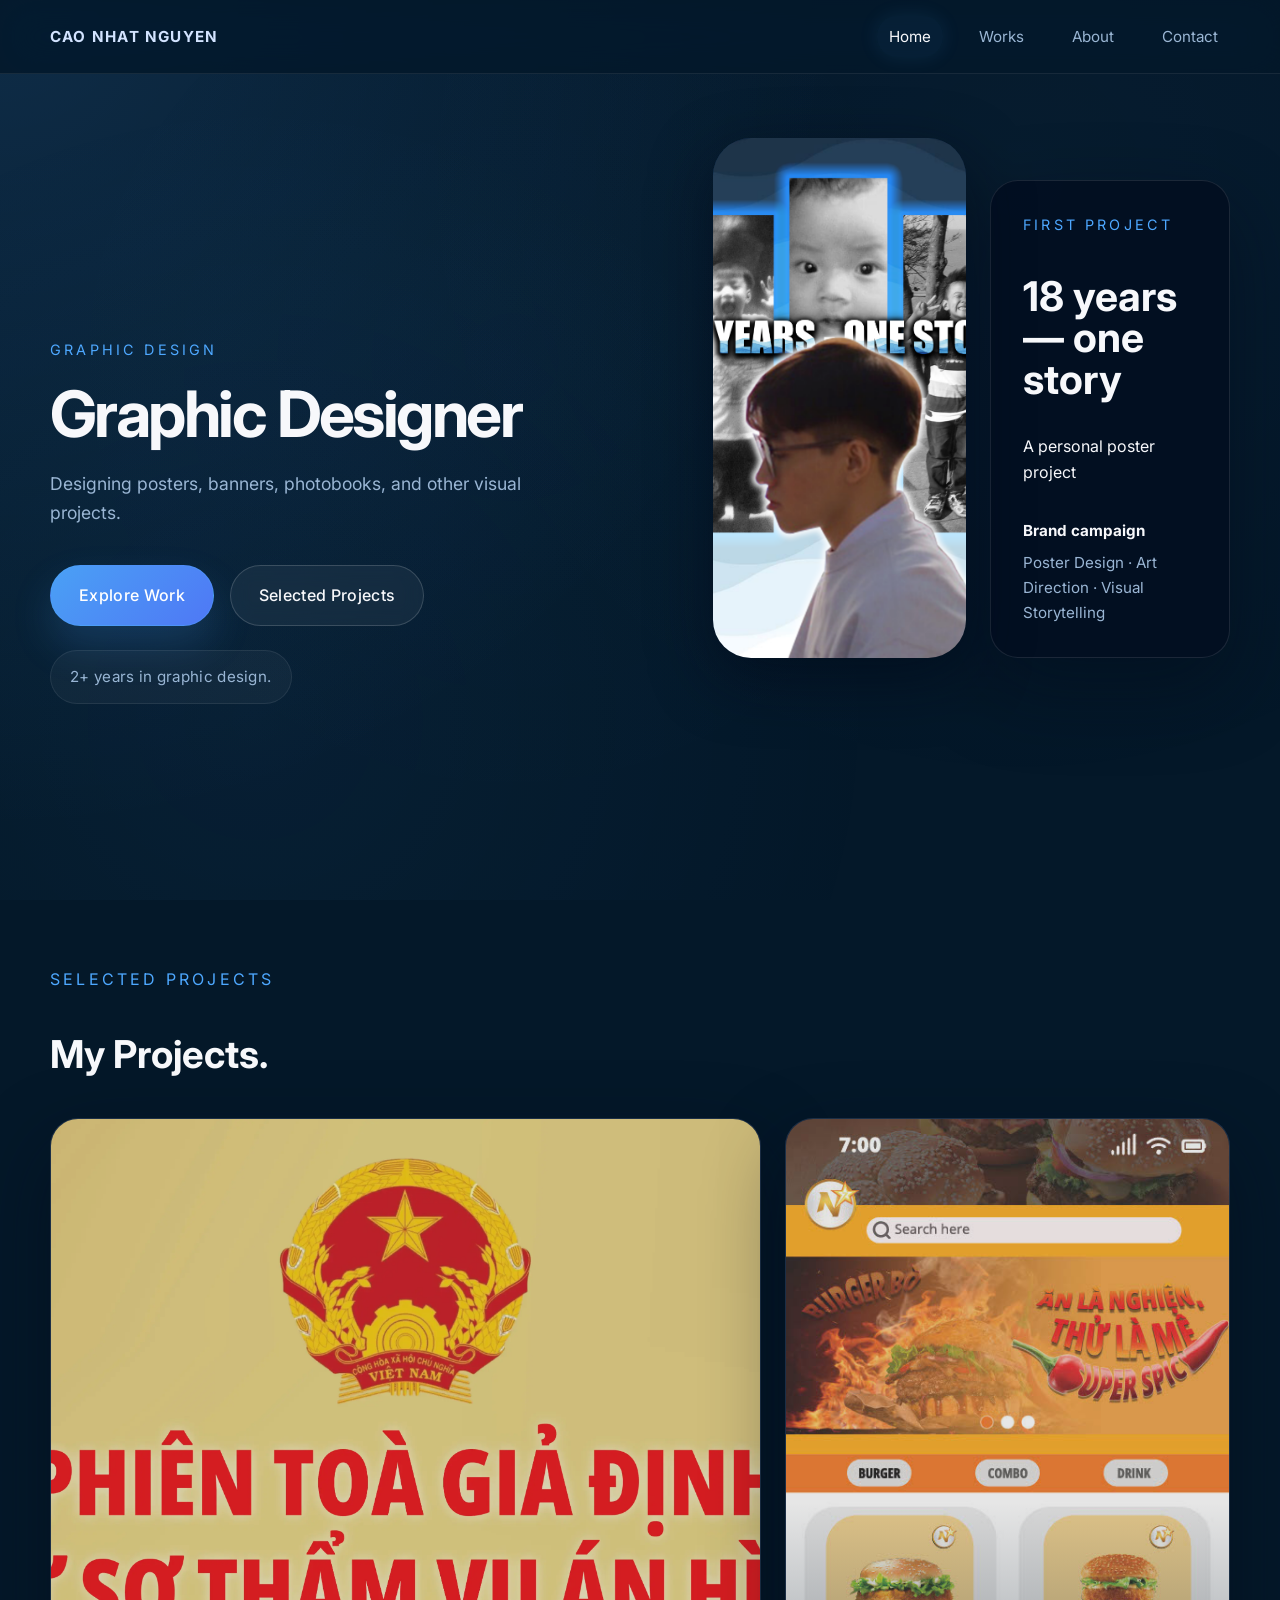
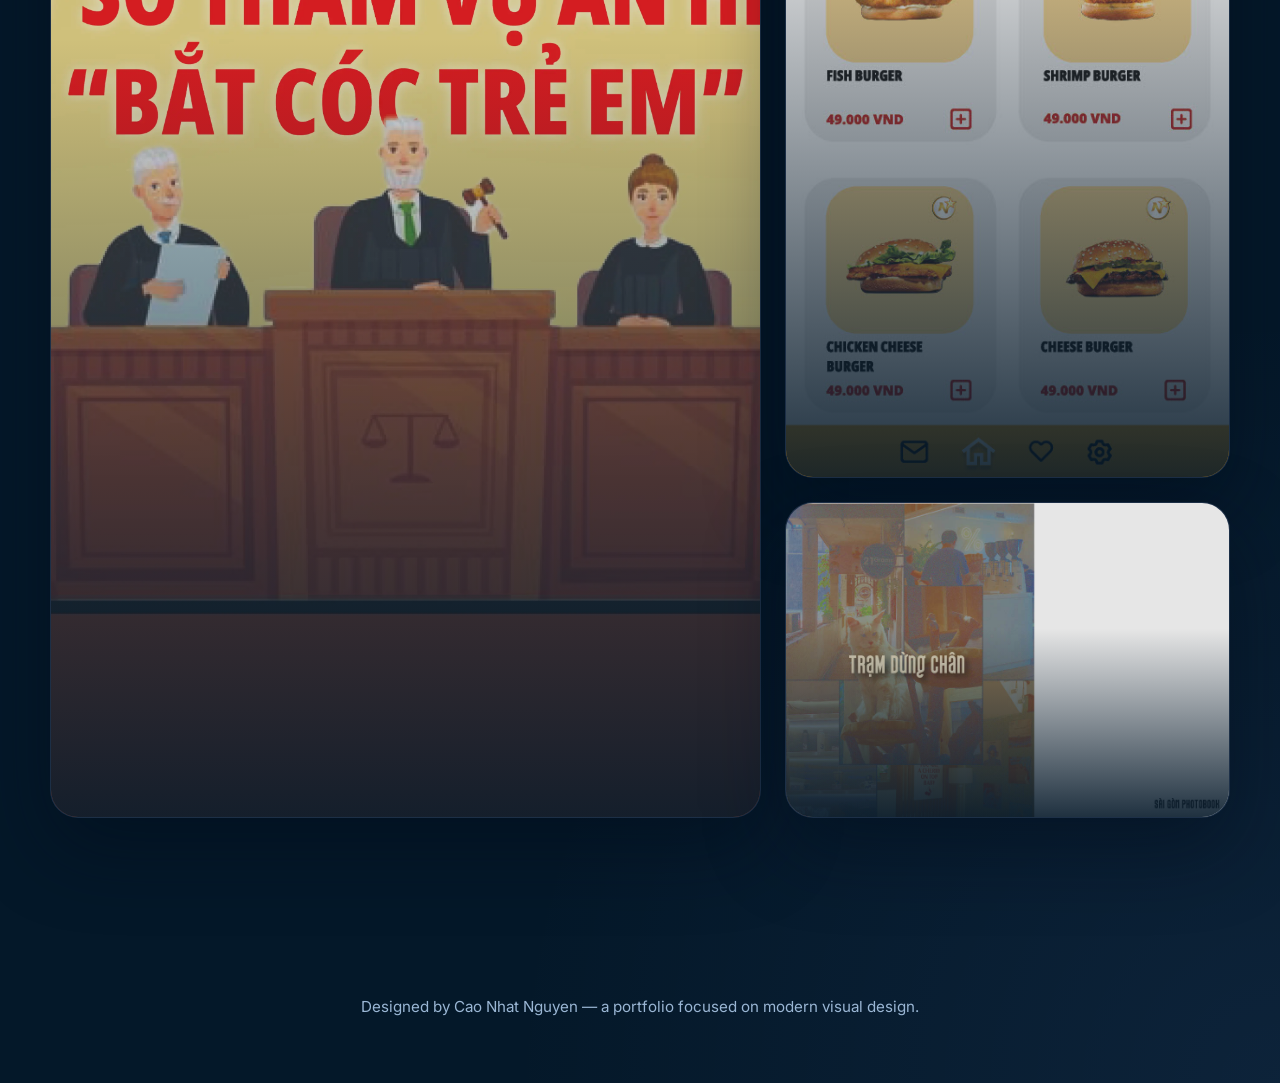
<file: index.html>
<!DOCTYPE html>
<html lang="en">
<head>
  <meta charset="UTF-8" />
  <meta name="viewport" content="width=device-width, initial-scale=1.0" />
  <title>Cao Nhat Nguyen — Graphic Designer</title>
  <link rel="stylesheet" href="styles.css" />
  <link rel="preconnect" href="https://fonts.googleapis.com">
  <link rel="preconnect" href="https://fonts.gstatic.com" crossorigin>
  <link href="https://fonts.googleapis.com/css2?family=Inter:wght@300;400;500;600;700&display=swap" rel="stylesheet">
  <meta name="description" content="Premium graphic design portfolio by Cao Nhat Nguyen - strategic visual design for modern brands">
  <meta name="theme-color" content="#041829">
</head>
<body data-page="home">
  <header class="site-header">
    <div class="container navbar">
      <a class="brand" href="index.html">Cao Nhat Nguyen</a>
      <nav class="nav-links" aria-label="Primary navigation">
        <a class="page-link" href="index.html">Home</a>
        <a class="page-link" href="works.html">Works</a>
        <a class="page-link" href="about.html">About</a>
        <a class="page-link" href="contact.html">Contact</a>
      </nav>
    </div>
  </header>

  <main class="container">
    <section class="hero-section hero-anim" id="home">
      <div class="hero-copy">
        <span class="eyebrow">Graphic Design</span>
        <h1>Graphic Designer</h1>
        <p>Designing posters, banners, photobooks, and other visual projects.</p>
        <div class="hero-actions">
          <a class="btn-primary page-link" href="works.html">Explore Work</a>
          <a class="btn-ghost page-link" href="#featured">Selected Projects</a>
        </div>
        <div class="hero-meta">2+ years in graphic design.</div>
      </div>

      <div class="hero-feature">
        <div class="featured-visual">
          <img src="assets/images/work-1.jpg" alt="Featured poster campaign project" loading="lazy" />
          <div class="hero-badge">Featured campaign</div>
        </div>
        <div class="featured-panel">
          <span class="eyebrow">First Project</span>
          <h2>18 years — one story</h2>
          <p>A personal poster project</p>
          <div class="project-stats">
            <strong>Brand campaign</strong>
            <span>Poster Design · Art Direction · Visual Storytelling</span>
          </div>
        </div>
      </div>
    </section>

    <section id="featured" class="section-grid fade-up">
      <div class="section-intro">
        <span class="section-title">Selected projects</span>
        <h2 class="section-heading">My Projects.</h2>
      </div>

      <div class="featured-grid">
        <a class="feature-card feature-large page-link" href="works.html">
          <img src="assets/images/project-4.webp" alt="Editorial design for fashion campaign" loading="lazy" />
          <div class="feature-copy">
            <p class="category">Editorial</p>
            <h3>Mock Trial</h3>
          </div>
        </a>
        <a class="feature-card feature-small page-link" href="works.html">
          <img src="assets/images/work-2.jpg" alt="Brand identity case study" loading="lazy" />
          <div class="feature-copy">
            <p class="category">Identity</p>
            <h3>Nguyen Burger</h3>
          </div>
        </a>
        <a class="feature-card feature-small page-link" href="works.html">
          <img src="assets/images/work-3.jpg" alt="Photobook layout design" loading="lazy" />
          <div class="feature-copy">
            <p class="category">Publication</p>
            <h3>Tram Dung Chan</h3>
          </div>
        </a>
      </div>
    </section>
  </main>

  <footer class="footer">
    Designed by Cao Nhat Nguyen — a portfolio focused on modern visual design.  </footer>
  <script src="script.js" defer></script>
</body>
</html>
</file>
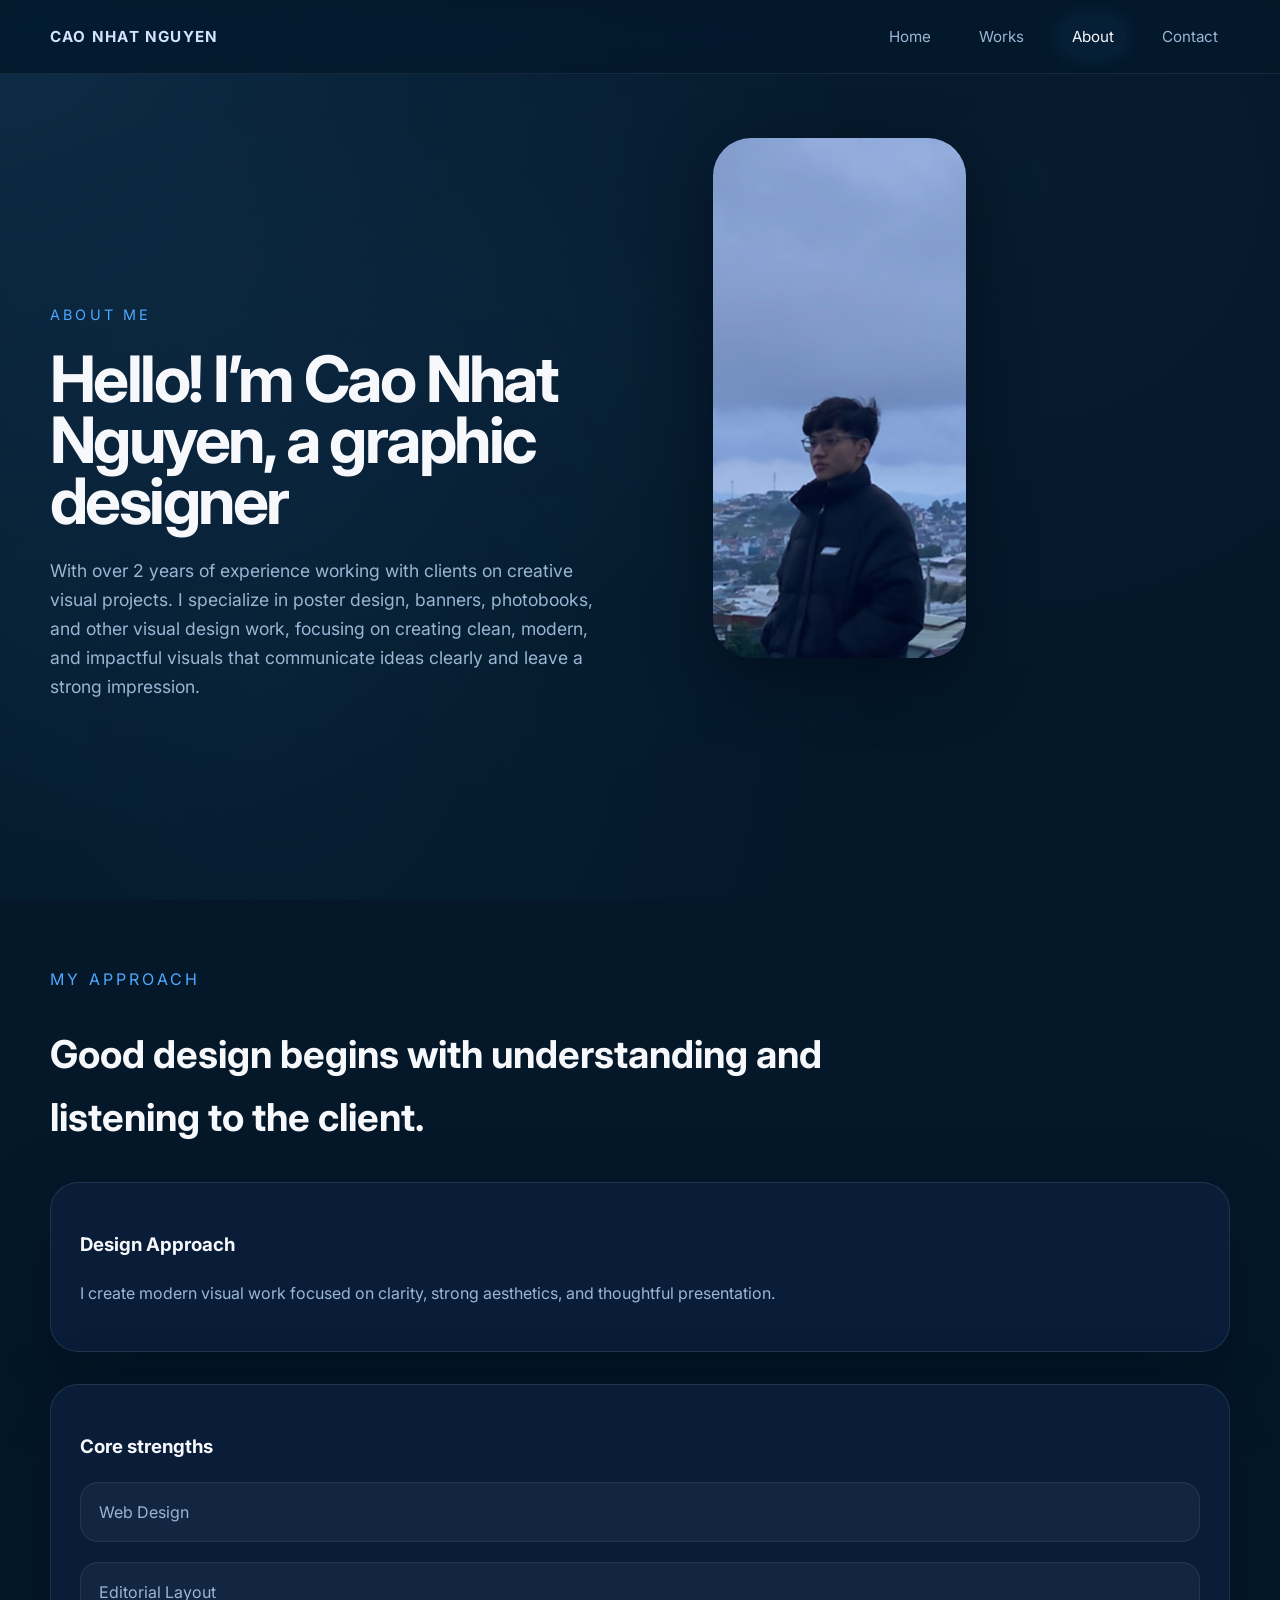
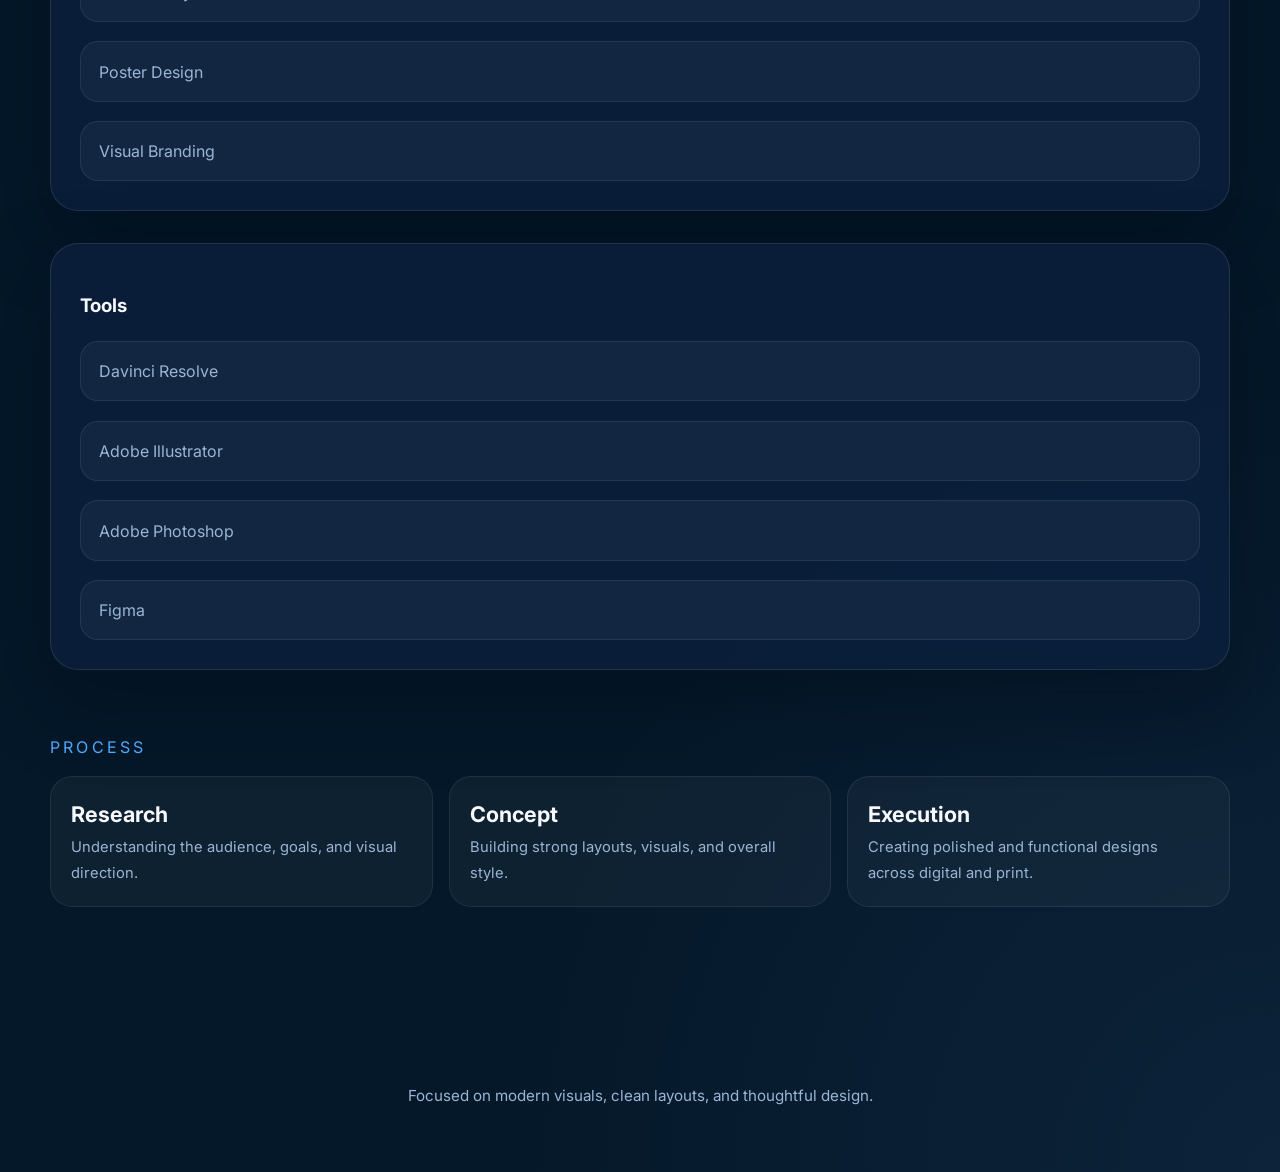
<file: about.html>
<!DOCTYPE html>
<html lang="en">
<head>
  <meta charset="UTF-8" />
  <meta name="viewport" content="width=device-width, initial-scale=1.0" />
  <title>About — Cao Nhat Nguyen</title>
  <link rel="stylesheet" href="styles.css" />
  <link rel="preconnect" href="https://fonts.googleapis.com">
  <link rel="preconnect" href="https://fonts.gstatic.com" crossorigin>
  <link href="https://fonts.googleapis.com/css2?family=Inter:wght@300;400;500;600;700&display=swap" rel="stylesheet">
  <meta name="description" content="About Cao Nhat Nguyen - graphic designer specializing in brand systems and editorial design">
  <meta name="theme-color" content="#041829">
</head>
<body data-page="about">
  <header class="site-header">
    <div class="container navbar">
      <a class="brand" href="index.html">Cao Nhat Nguyen</a>
      <nav class="nav-links" aria-label="Primary navigation">
        <a class="page-link" href="index.html">Home</a>
        <a class="page-link" href="works.html">Works</a>
        <a class="page-link" href="about.html">About</a>
        <a class="page-link" href="contact.html">Contact</a>
      </nav>
    </div>
  </header>

  <main class="container">
    <section class="hero-section hero-anim">
      <div class="hero-copy">
        <span class="eyebrow">About Me</span>
        <h1>Hello! I’m Cao Nhat Nguyen, a graphic designer</h1>
        <p>With over 2 years of experience working with clients on creative visual projects. I specialize in poster design, banners, photobooks, and other visual design work, focusing on creating clean, modern, and impactful visuals that communicate ideas clearly and leave a strong impression.</p>
      </div>

      <div class="hero-feature">
        <div class="featured-visual">
          <img src="assets/images/about.jpg" alt="About Cao Nhat Nguyen" loading="lazy" />
          <div class="hero-badge">Design systems · editorial · brand craft</div>
        </div>
      </div>
    </section>

    <section class="section-grid fade-up">
      <div class="section-intro">
        <span class="section-title">My Approach</span>
        <h2 class="section-heading">Good design begins with understanding and listening to the client.</h2>
      </div>

      <div class="about-grid fade-up">
        <div class="about-copy">
          <div class="light-panel">
            <h3>Design Approach</h3>
            <p>I create modern visual work focused on clarity, strong aesthetics, and thoughtful presentation.</p>
          </div>

          <div class="skills-block light-panel">
            <h3>Core strengths</h3>
            <ul class="skills-list">
              <li><span>Web Design</span></li>
              <li><span>Editorial Layout</span></li>
              <li><span>Poster Design</span></li>
              <li><span>Visual Branding</span></li>
            </ul>
          </div>

          <div class="light-panel">
            <h3>Tools</h3>
            <ul class="skills-list">
              <li><span>Davinci Resolve</span></li>
              <li><span>Adobe Illustrator</span></li>
              <li><span>Adobe Photoshop</span></li>
              <li><span>Figma</span></li>
            </ul>
          </div>
        </div>
      </div>
    </section>

    <section class="fade-up">
      <div class="section-title">Process</div>
      <div class="stats-grid">
        <div class="stats-item">
          <h3>Research</h3>
          <span>Understanding the audience, goals, and visual direction.</span>
        </div>
        <div class="stats-item">
          <h3>Concept</h3>
          <span>Building strong layouts, visuals, and overall style.</span>
        </div>
        <div class="stats-item">
          <h3>Execution</h3>
          <span>Creating polished and functional designs across digital and print.</span>
        </div>
      </div>
    </section>
  </main>

  <footer class="footer">
    Focused on modern visuals, clean layouts, and thoughtful design.
  </footer>
  <script src="script.js" defer></script>
</body>
</html>
</file>
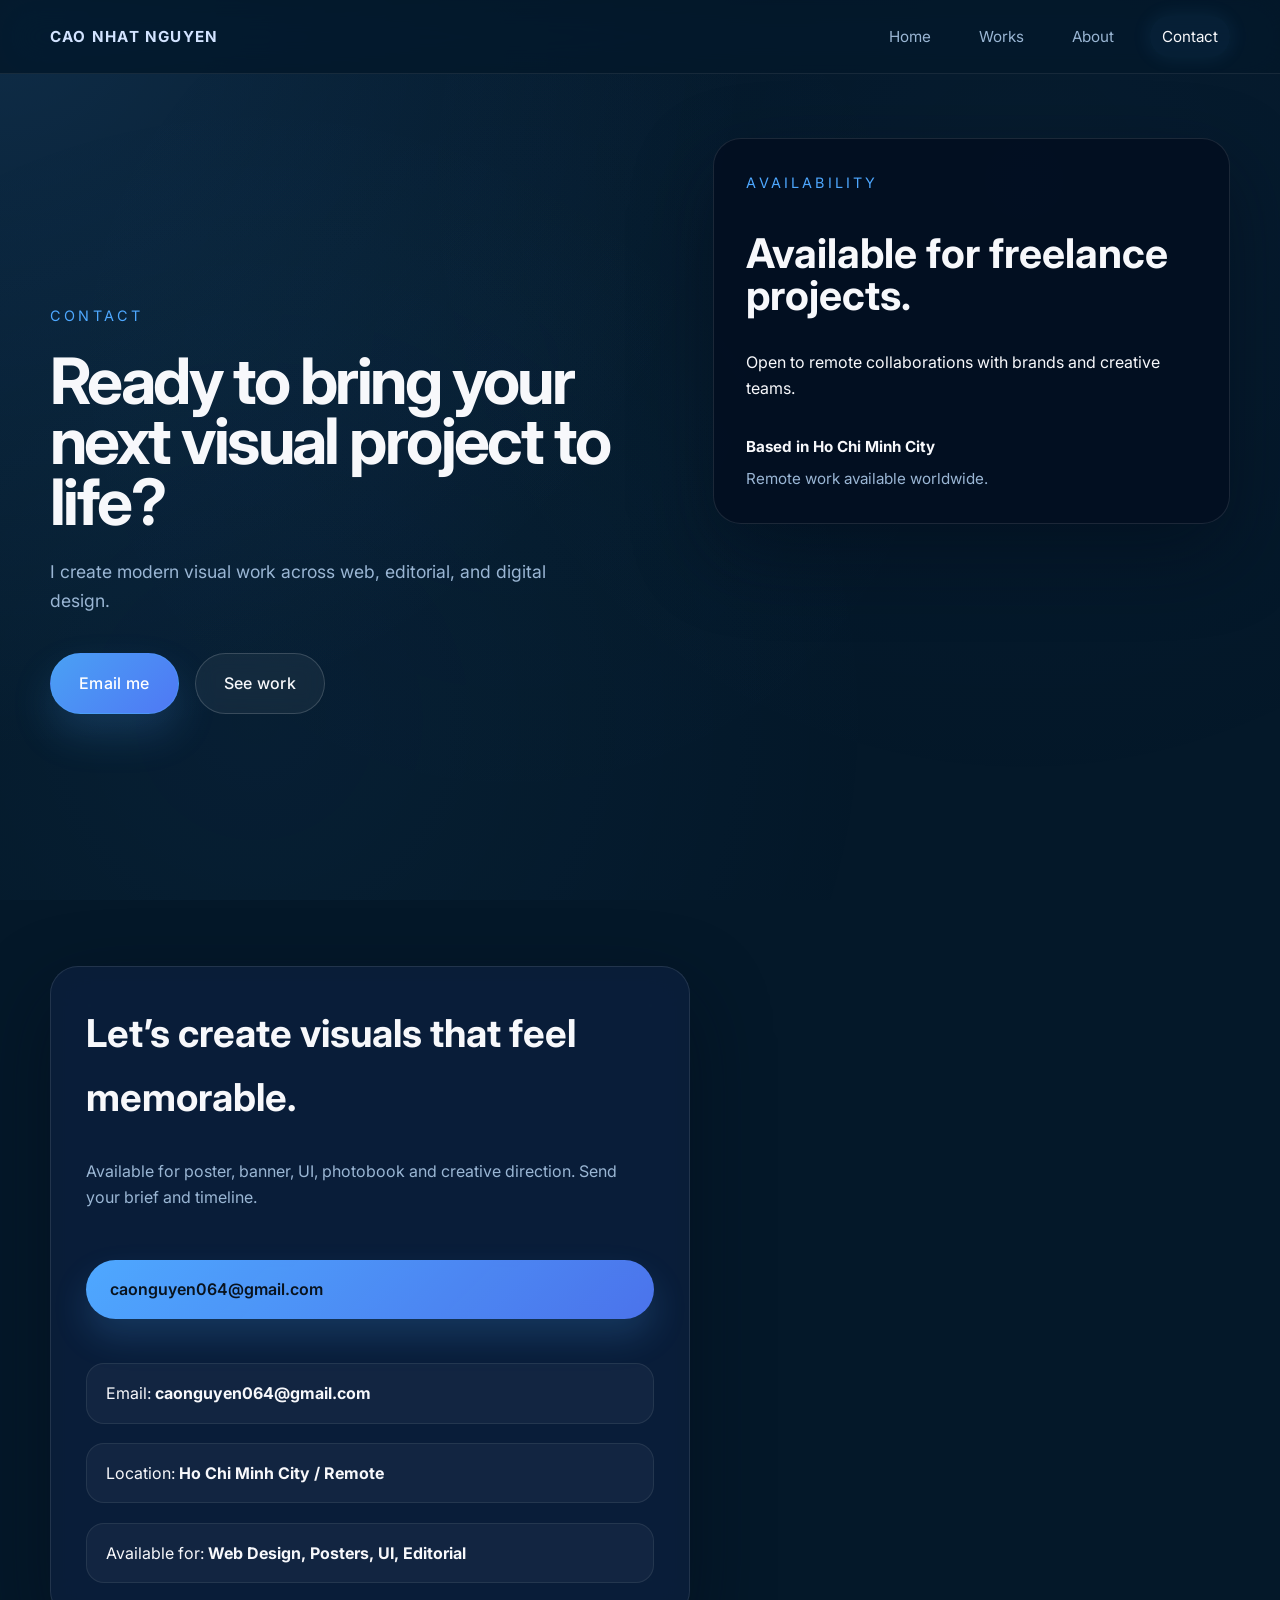
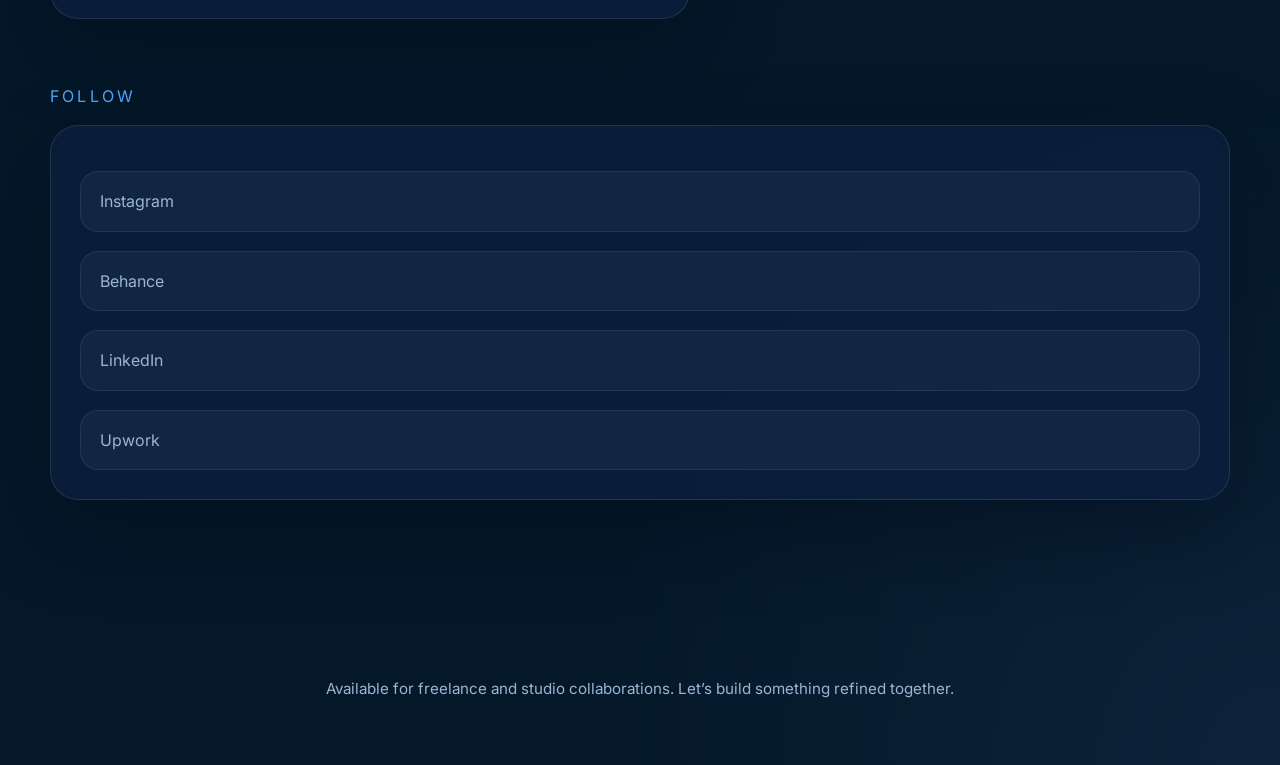
<file: contact.html>
<!DOCTYPE html>
<html lang="en">
<head>
  <meta charset="UTF-8" />
  <meta name="viewport" content="width=device-width, initial-scale=1.0" />
  <title>Contact — Cao Nhat Nguyen</title>
  <link rel="stylesheet" href="styles.css" />
  <link rel="preconnect" href="https://fonts.googleapis.com">
  <link rel="preconnect" href="https://fonts.gstatic.com" crossorigin>
  <link href="https://fonts.googleapis.com/css2?family=Inter:wght@300;400;500;600;700&display=swap" rel="stylesheet">
  <meta name="description" content="Contact Cao Nhat Nguyen for graphic design projects and collaborations">
  <meta name="theme-color" content="#041829">
</head>
<body data-page="contact">
  <header class="site-header">
    <div class="container navbar">
      <a class="brand" href="index.html">Cao Nhat Nguyen</a>
      <nav class="nav-links" aria-label="Primary navigation">
        <a class="page-link" href="index.html">Home</a>
        <a class="page-link" href="works.html">Works</a>
        <a class="page-link" href="about.html">About</a>
        <a class="page-link" href="contact.html">Contact</a>
      </nav>
    </div>
  </header>

  <main class="container">
    <section class="hero-section hero-anim hero-feature--solo">
      <div class="hero-copy">
        <span class="eyebrow">Contact</span>
        <h1>Ready to bring your next visual project to life?</h1>
        <p>I create modern visual work across web, editorial, and digital design.</p>
        <div class="hero-actions">
          <a class="btn-primary" href="mailto:caonguyen064@gmail.com">Email me</a>
          <a class="btn-ghost page-link" href="index.html">See work</a>
        </div>
      </div>

      <div class="hero-feature hero-feature--solo">
        <div class="featured-panel">
          <span class="eyebrow">Availability</span>
          <h2>Available for freelance projects.</h2>
          <p>Open to remote collaborations with brands and creative teams.</p>
          <div class="project-stats">
            <strong>Based in Ho Chi Minh City</strong>
            <span>Remote work available worldwide.</span>
          </div>
        </div>
      </div>
    </section>

    <section class="contact-panel fade-up">
      <h2>Let’s create visuals that feel memorable.</h2>
      <p>Available for poster, banner, UI, photobook and creative direction. Send your brief and timeline.</p>
      <a class="contact-link" href="mailto:caonguyen064@gmail.com">caonguyen064@gmail.com</a>
      <ul class="contact-list">
        <li>Email: <strong>caonguyen064@gmail.com</strong></li>
        <li>Location: <strong>Ho Chi Minh City / Remote</strong></li>
        <li>Available for: <strong>Web Design, Posters, UI, Editorial</strong></li>
      </ul>
    </section>

    <section class="fade-up">
      <div class="section-title">Follow</div>
      <div class="light-panel">
        <ul class="skills-list">
          <li><span>Instagram</span></li>
          <li><span>Behance</span></li>
          <li><span>LinkedIn</span></li>
          <li><span>Upwork</span></li>
        </ul>
      </div>
    </section>
  </main>

  <footer class="footer">
    Available for freelance and studio collaborations. Let’s build something refined together.
  </footer>
  <script src="script.js" defer></script>
</body>
</html>
</file>
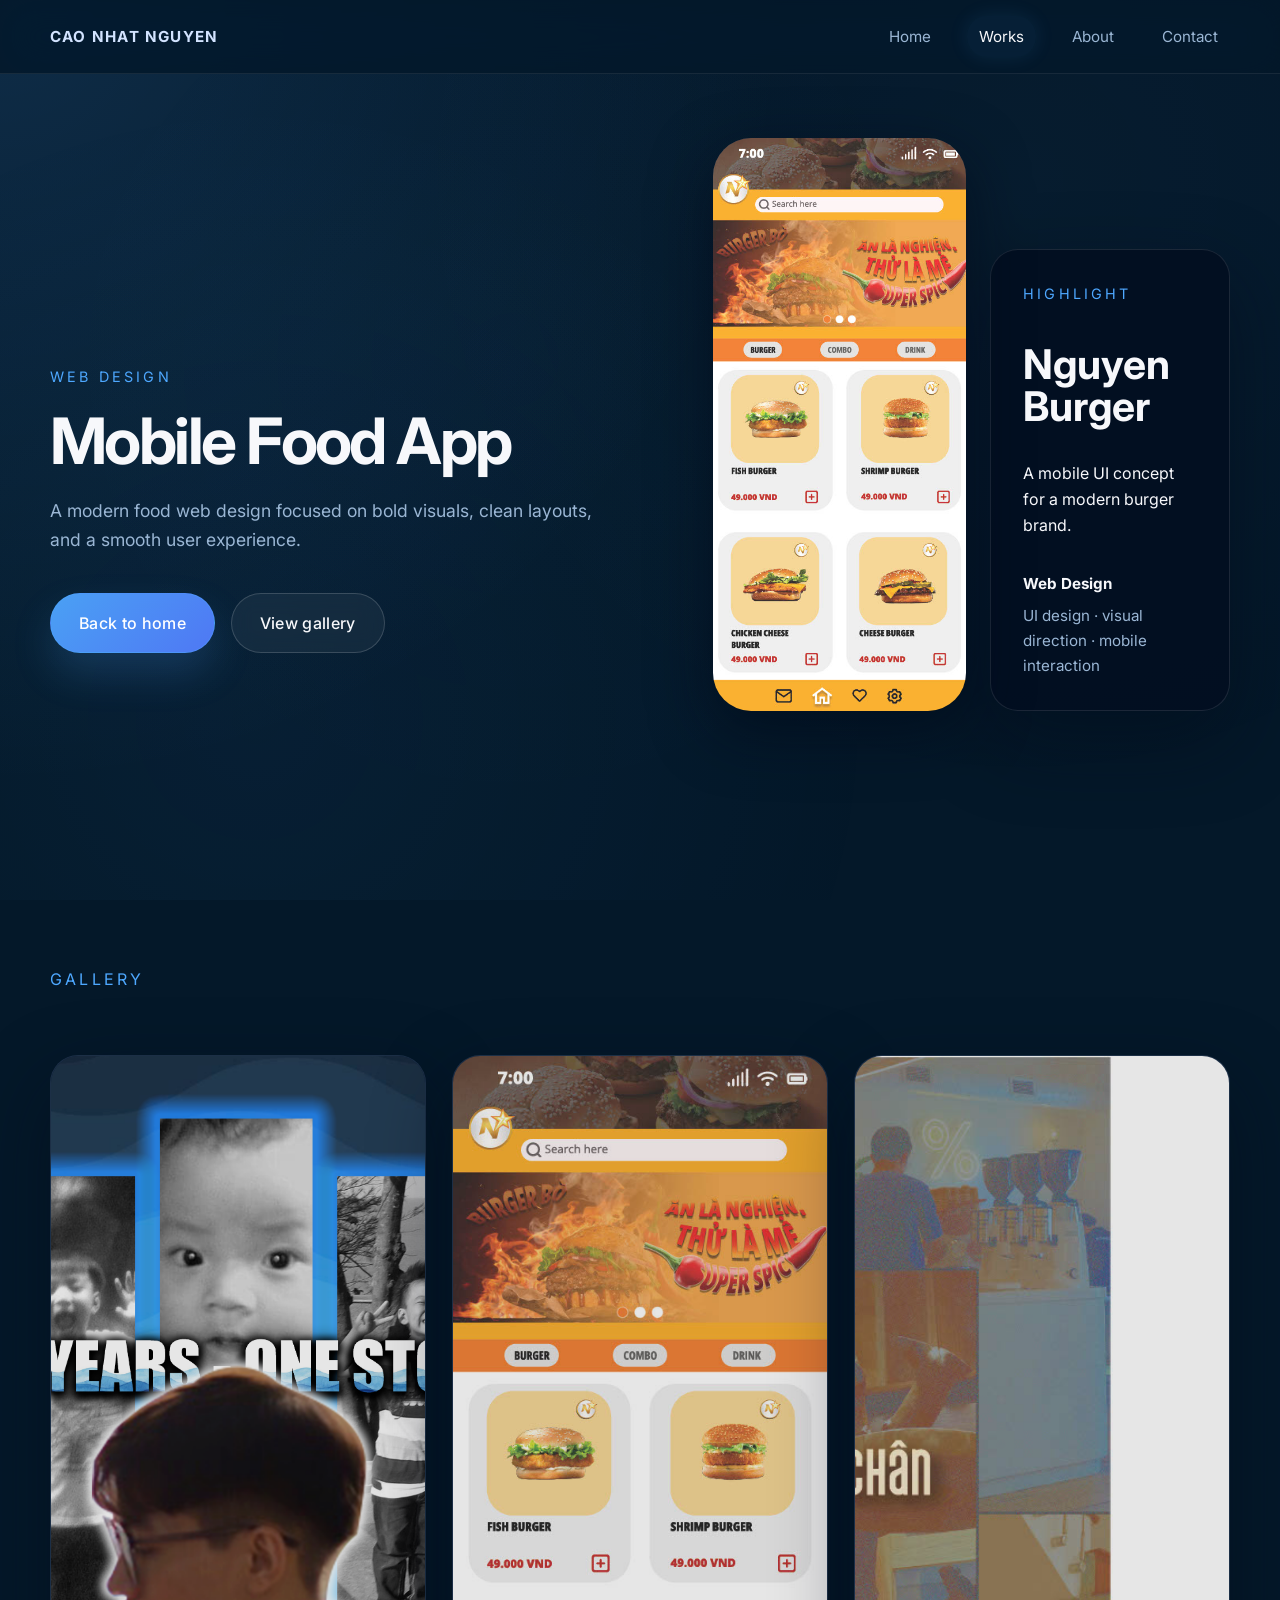
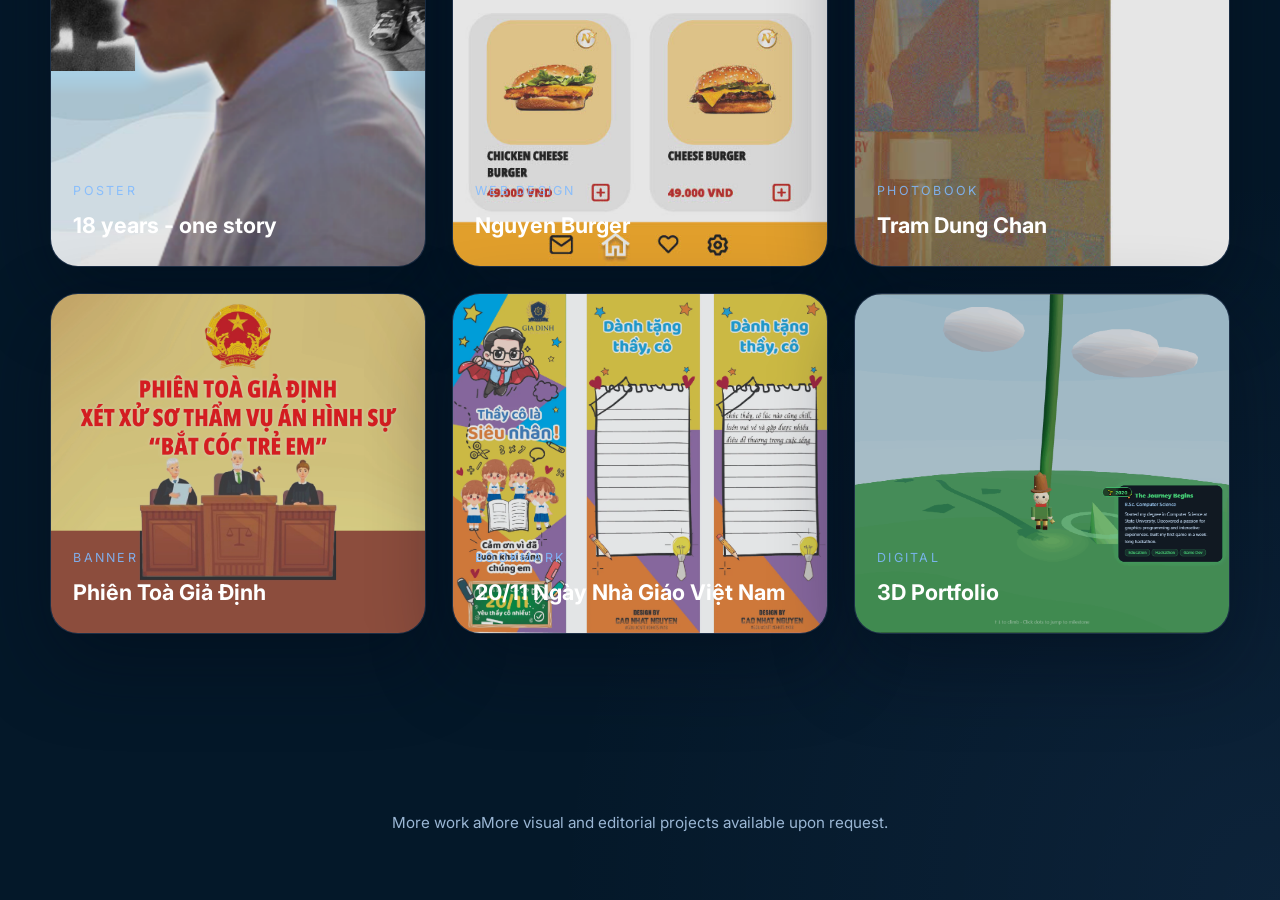
<file: works.html>
<!DOCTYPE html>
<html lang="en">
<head>
  <meta charset="UTF-8" />
  <meta name="viewport" content="width=device-width, initial-scale=1.0" />
  <title>Works — Cao Nhat Nguyen</title>
  <link rel="stylesheet" href="styles.css" />
  <link rel="preconnect" href="https://fonts.googleapis.com">
  <link rel="preconnect" href="https://fonts.gstatic.com" crossorigin>
  <link href="https://fonts.googleapis.com/css2?family=Inter:wght@300;400;500;600;700&display=swap" rel="stylesheet">
  <meta name="description" content="Portfolio of graphic design projects by Cao Nhat Nguyen - posters, branding, and editorial work">
  <meta name="theme-color" content="#041829">
</head>
<body data-page="works">
  <header class="site-header">
    <div class="container navbar">
      <a class="brand" href="index.html">Cao Nhat Nguyen</a>
      <nav class="nav-links" aria-label="Primary navigation">
        <a class="page-link" href="index.html">Home</a>
        <a class="page-link" href="works.html">Works</a>
        <a class="page-link" href="about.html">About</a>
        <a class="page-link" href="contact.html">Contact</a>
      </nav>
    </div>
  </header>

  <main class="container">
    <section class="hero-section hero-anim">
      <div class="hero-copy">
        <span class="eyebrow">Web Design</span>
        <h1>Mobile Food App</h1>
        <p>A modern food web design focused on bold visuals, clean layouts, and a smooth user experience.</p>
        <div class="hero-actions">
          <a class="btn-primary page-link" href="index.html">Back to home</a>
          <a class="btn-ghost page-link" href="#projects">View gallery</a>
        </div>
      </div>

      <div class="hero-feature">
        <div class="featured-visual">
          <img src="assets/images/work-2.jpg" alt="Featured web design project" loading="lazy" />
          <div class="hero-badge">Featured web design</div>
        </div>
        <div class="featured-panel">
          <span class="eyebrow">Highlight</span>
          <h2>Nguyen Burger</h2>
          <p>A mobile UI concept for a modern burger brand.</p>
          <div class="project-stats">
            <strong>Web Design</strong>
            <span>UI design · visual direction · mobile interaction</span>
          </div>
        </div>
      </div>
    </section>

    <section id="projects" class="section-grid fade-up">
      <div class="section-intro">
        <span class="section-title">Gallery</span>
        <h2 class="section-heading"></h2>
      </div>

      <div class="project-grid fade-up">
        <article class="project-card" data-title="Poster" data-category="Poster" data-description="A personal poster project reflecting memories, growth, and identity through cinematic monochrome imagery and expressive typography." data-process="Focused on emotional storytelling, composition, visual atmosphere, and typographic impact." data-images="assets/images/work-1.jpg, assets/images/project-1b.jpg">
          <div class="mask"></div>
          <img src="assets/images/work-1.jpg" alt="18 years - one story" loading="lazy" />
          <div class="project-info">
            <p>Poster</p>
            <h3>18 years - one story</h3>
          </div>
        </article>
        <article class="project-card" data-title="Nguyen Burger" data-category="Web Design" data-description="A mobile UI concept for a modern burger brand, focused on bold visuals, smooth navigation, and an engaging food-ordering experience." data-process="UI design, visual direction, mobile interaction, and promotional layouts." data-images="assets/images/work-2.jpg, assets/images/project-2b.jpg, assets/images/project-2c.jpg, assets/images/project-2d.jpg, assets/images/project-2e.jpg, assets/images/project-2f.jpg, assets/images/project-2g.jpg, assets/images/project-2h.jpg, assets/images/project-2i.jpg, assets/images/project-2j.jpg">
          <div class="mask"></div>
          <img src="assets/images/work-2.jpg" alt="Nguyen Burger" loading="lazy" />
          <div class="project-info">
            <p>Web Design</p>
            <h3>Nguyen Burger</h3>
          </div>
        </article>
        <article class="project-card" data-title="Photobook" data-category="Photobook" data-description="An editorial photobook for a luxury resort collection, designed to evoke seasonal moods with refined layouts." data-process="| Cao Nhat Nguyen - design | Doan Le Dang Khoa - Photography | Nguyen Hoang Thanh Dat - Photography." data-images="assets/images/work-3.jpg, assets/images/project-3b.jpg, assets/images/project-3c.jpg, assets/images/project-3d.jpg, assets/images/project-3e.jpg, assets/images/project-3f.jpg, assets/images/project-3g.jpg, assets/images/project-3h.jpg, assets/images/project-3i.jpg, assets/images/project-3j.jpg, assets/images/project-3k.jpg, assets/images/project-3l.jpg, assets/images/project-3m.jpg, assets/images/project-3n.jpg, assets/images/project-3o.jpg, assets/images/project-3p.jpg, assets/images/project-3q.jpg, assets/images/project-3r.jpg">
          <div class="mask"></div>
          <img src="assets/images/work-3.jpg" alt="Tram Dung Chan" loading="lazy" />
          <div class="project-info">
            <p>Photobook</p>
            <h3>Tram Dung Chan</h3>
          </div>
        </article>
        <article class="project-card" data-title="Phiên Toà Giả Định" data-category="Banner" data-description="A public-awareness banner created for a simulated court trial centered around child protection and legal education." data-process="Designed with bold typography, illustrative visuals, and an informative editorial layout." data-images="assets/images/project-4.webp">
          <div class="mask"></div>
          <img src="assets/images/project-4.webp" alt="Phiên Toà Giả Định" loading="lazy" />
          <div class="project-info">
            <p>Banner</p>
            <h3>Phiên Toà Giả Định</h3>
          </div>
        </article>
        <article class="project-card" data-title="20/11 Ngày Nhà Giáo Việt Nam" data-category="Bookmark" data-description="This is a bookmark design I created on November 20th as a gift for my teachers. My idea was to use vibrant, childlike colors to create a sense of warmth and closeness, as teachers are like our second parents." data-process="Art direction, editorial flow, typographic systems." data-images="assets/images/project-5.webp">
          <div class="mask"></div>
          <img src="assets/images/project-5.webp" alt="20/11 Ngày Nhà Giáo Việt Nam" loading="lazy" />
          <div class="project-info">
            <p>Bookmark</p>
            <h3>20/11 Ngày Nhà Giáo Việt Nam</h3>
          </div>
        </article>
        <article class="project-card" data-title="AI Application" data-category="Digital" data-description="I used a platform called Replit to build a portfolio website that can be navigated using the keyboard arrow keys. This was my idea, and I brought it to life through prompting." data-process="https://3-d-portfolio--nhatnguyen376.replit.app/3d-game/" data-images="assets/images/project-6.jpg">
          <div class="mask"></div>
          <img src="assets/images/project-6.jpg" alt="AI Application" loading="lazy" />
          <div class="project-info">
            <p>Digital</p>
            <h3>3D Portfolio</h3>
          </div>
        </article>
      </div>
    </section>
  </main>

  <div class="project-modal" aria-hidden="true">
    <div class="light-panel" role="dialog" aria-modal="true">
      <button class="project-modal__close">Close</button>
      <h2 class="project-modal__title">Project title</h2>
      <p class="project-modal__desc"></p>
      <p class="project-modal__process"></p>
      <div class="project-modal__images"></div>
    </div>
  </div>

  <footer class="footer">
    More work aMore visual and editorial projects available upon request.
  </footer>
  <script src="script.js" defer></script>
</body>
</html>
</file>
<file: styles.css>
:root {
  color-scheme: dark;
  --bg: #041829;
  --surface: rgba(11, 31, 58, 0.95);
  --surface-soft: rgba(10, 27, 52, 0.75);
  --surface-glass: rgba(11, 31, 58, 0.85);
  --text: #f7f8fb;
  --muted: #9ab6d4;
  --accent: #4ea8ff;
  --accent-soft: rgba(78, 168, 255, 0.16);
  --accent-glow: rgba(78, 168, 255, 0.3);
  --border: rgba(255, 255, 255, 0.1);
  --border-glow: rgba(78, 168, 255, 0.2);
  --shadow: 0 30px 80px rgba(2, 10, 25, 0.45);
  --shadow-glow: 0 0 40px rgba(78, 168, 255, 0.15);
  --shadow-depth: 0 20px 60px rgba(2, 10, 25, 0.6);
  --radius: 28px;
  --radius-sm: 18px;
  --transition: 0.4s cubic-bezier(0.4, 0, 0.2, 1);
  --transition-fast: 0.25s cubic-bezier(0.4, 0, 0.2, 1);
  --transition-slow: 0.6s cubic-bezier(0.4, 0, 0.2, 1);
}

* {
  box-sizing: border-box;
}

html {
  scroll-behavior: smooth;
}

body {
  margin: 0;
  font-family: "Inter", system-ui, -apple-system, BlinkMacSystemFont, "Segoe UI", sans-serif;
  background: radial-gradient(circle at top left, rgba(78, 168, 255, 0.14), transparent 28%),
              radial-gradient(circle at bottom right, rgba(117, 163, 255, 0.08), transparent 26%),
              var(--bg);
  color: var(--text);
  min-height: 100vh;
  line-height: 1.65;
  overflow-x: hidden;
  position: relative;
}

body::before {
  content: '';
  position: fixed;
  top: 0;
  left: 0;
  width: 100%;
  height: 100%;
  background-image:
    radial-gradient(circle at 20% 80%, rgba(78, 168, 255, 0.05) 0%, transparent 50%),
    radial-gradient(circle at 80% 20%, rgba(117, 163, 255, 0.03) 0%, transparent 50%),
    radial-gradient(circle at 40% 40%, rgba(78, 168, 255, 0.02) 0%, transparent 50%);
  animation: particle-float 20s ease-in-out infinite;
  pointer-events: none;
  z-index: -1;
}

@keyframes particle-float {
  0%, 100% {
    transform: translateY(0px) rotate(0deg);
    opacity: 0.3;
  }
  33% {
    transform: translateY(-20px) rotate(120deg);
    opacity: 0.5;
  }
  66% {
    transform: translateY(10px) rotate(240deg);
    opacity: 0.4;
  }
}

body.fade-exit {
  opacity: 0;
  transition: opacity 0.45s ease;
}

img {
  max-width: 100%;
  display: block;
}

a {
  color: inherit;
  text-decoration: none;
}

button,
input,
textarea {
  font: inherit;
}

button {
  cursor: pointer;
}

.container {
  width: min(1180px, calc(100% - 2rem));
  margin: 0 auto;
}

.site-header {
  position: sticky;
  top: 0;
  z-index: 20;
  backdrop-filter: blur(20px) saturate(180%);
  background: rgba(4, 24, 41, 0.85);
  border-bottom: 1px solid rgba(255, 255, 255, 0.08);
  transition: all var(--transition);
}

.site-header:hover {
  background: rgba(4, 24, 41, 0.92);
  border-bottom-color: rgba(78, 168, 255, 0.15);
  box-shadow: 0 4px 20px rgba(2, 10, 25, 0.3);
}

.navbar {
  display: flex;
  align-items: center;
  justify-content: space-between;
  gap: 1rem;
  padding: 1rem 0;
}

.brand {
  font-weight: 700;
  letter-spacing: 0.08em;
  text-transform: uppercase;
  color: #d2e3ff;
  font-size: 0.95rem;
  transition: all var(--transition-fast);
  position: relative;
  overflow: hidden;
}

.brand::before {
  content: '';
  position: absolute;
  top: 0;
  left: -100%;
  width: 100%;
  height: 100%;
  background: linear-gradient(90deg, transparent, rgba(78, 168, 255, 0.2), transparent);
  transition: left var(--transition);
}

.brand:hover::before {
  left: 100%;
}

.brand:hover {
  color: var(--accent);
  text-shadow: 0 0 20px rgba(78, 168, 255, 0.3);
}

.nav-links {
  display: flex;
  align-items: center;
  gap: 1.5rem;
  flex-wrap: wrap;
}

.nav-links a {
  position: relative;
  color: var(--muted);
  font-size: 0.95rem;
  transition: all var(--transition-fast);
  padding: 0.5rem 0.75rem;
  border-radius: 20px;
  overflow: hidden;
}

.nav-links a::before {
  content: '';
  position: absolute;
  top: 0;
  left: -100%;
  width: 100%;
  height: 100%;
  background: linear-gradient(90deg, transparent, rgba(78, 168, 255, 0.1), transparent);
  transition: left var(--transition);
}

.nav-links a:hover::before,
.nav-links a.active::before {
  left: 100%;
}

.nav-links a::after {
  content: "";
  position: absolute;
  left: 50%;
  bottom: -6px;
  width: 0;
  height: 2px;
  background: linear-gradient(90deg, var(--accent), rgba(117, 163, 255, 0.8));
  opacity: 0;
  transform: translateX(-50%);
  transition: all var(--transition);
  border-radius: 1px;
}

.nav-links a.active,
.nav-links a:hover {
  color: #f7f8fb;
  background: rgba(78, 168, 255, 0.05);
  box-shadow: 0 0 20px rgba(78, 168, 255, 0.1);
}

.nav-links a.active::after,
.nav-links a:hover::after {
  width: 100%;
  opacity: 1;
}

main {
  padding: 3rem 0 5rem;
}

section {
  margin-bottom: 4rem;
}

.hero-section {
  display: grid;
  grid-template-columns: 1.1fr 0.9fr;
  align-items: stretch;
  gap: 2rem;
  min-height: calc(100vh - 120px);
  padding-top: 1rem;
}

.hero-copy {
  max-width: 620px;
  align-self: center;
}

.eyebrow {
  text-transform: uppercase;
  font-size: 0.9rem;
  letter-spacing: 0.22em;
  color: var(--accent);
  display: inline-block;
  margin-bottom: 1.4rem;
}

.hero-copy h1 {
  margin: 0;
  font-size: clamp(3rem, 5vw, 4.7rem);
  line-height: 0.95;
  letter-spacing: -0.04em;
}

.hero-copy p {
  margin: 1.5rem 0 2.4rem;
  color: var(--muted);
  max-width: 34rem;
  font-size: 1.1rem;
}

.hero-actions {
  display: flex;
  gap: 1rem;
  flex-wrap: wrap;
  margin-bottom: 1.5rem;
}

.hero-meta {
  display: inline-flex;
  align-items: center;
  color: var(--muted);
  font-size: 0.95rem;
  letter-spacing: 0.02em;
  padding: 0.85rem 1.2rem;
  border-radius: 999px;
  background: rgba(255, 255, 255, 0.04);
  border: 1px solid rgba(255,255,255,0.08);
  width: fit-content;
}

.btn-primary,
.btn-ghost {
  border: 1px solid transparent;
  border-radius: 999px;
  padding: 1rem 1.75rem;
  letter-spacing: 0.02em;
  transition: all var(--transition);
  position: relative;
  overflow: hidden;
  font-weight: 500;
  cursor: pointer;
  backdrop-filter: blur(10px);
}

.btn-primary::before {
  content: '';
  position: absolute;
  top: 0;
  left: -100%;
  width: 100%;
  height: 100%;
  background: linear-gradient(90deg, transparent, rgba(255, 255, 255, 0.2), transparent);
  transition: left var(--transition);
}

.btn-primary:hover::before {
  left: 100%;
}

.btn-primary {
  background: linear-gradient(135deg, rgba(78, 168, 255, 0.95), rgba(83, 125, 255, 0.95));
  color: #fff;
  box-shadow: 0 20px 40px rgba(78, 168, 255, 0.18);
  border: 1px solid rgba(78, 168, 255, 0.3);
}

.btn-primary:hover {
  transform: translateY(-2px) scale(1.02);
  box-shadow: 0 25px 50px rgba(78, 168, 255, 0.25), 0 0 30px rgba(78, 168, 255, 0.2);
  background: linear-gradient(135deg, rgba(83, 125, 255, 0.95), rgba(78, 168, 255, 0.95));
}

.btn-ghost {
  color: var(--text);
  background: rgba(255, 255, 255, 0.05);
  border-color: rgba(255, 255, 255, 0.16);
  backdrop-filter: blur(10px);
}

.btn-ghost::before {
  content: '';
  position: absolute;
  top: 0;
  left: -100%;
  width: 100%;
  height: 100%;
  background: linear-gradient(90deg, transparent, rgba(78, 168, 255, 0.1), transparent);
  transition: left var(--transition);
}

.btn-ghost:hover::before {
  left: 100%;
}

.btn-ghost:hover {
  transform: translateY(-1px);
  background: rgba(78, 168, 255, 0.08);
  border-color: rgba(78, 168, 255, 0.3);
  box-shadow: 0 0 25px rgba(78, 168, 255, 0.15);
  color: var(--accent);
}

.hero-feature {
  display: grid;
  grid-template-columns: 1fr 0.95fr;
  gap: 1.5rem;
  align-content: space-between;
}

.hero-feature.hero-feature--solo {
  grid-template-columns: 1fr;
}

.hero-feature.hero-feature--solo .featured-panel {
  align-self: stretch;
}

.section-grid {
  display: grid;
  gap: 2rem;
}

.featured-grid {
  display: grid;
  grid-template-columns: 1.6fr 1fr;
  grid-template-rows: repeat(2, minmax(0, auto));
  gap: 1.5rem;
  align-items: stretch;
}

.feature-large {
  grid-row: span 2;
  min-height: 680px;
}

.feature-small {
  min-height: 340px;
}

.featured-visual {
  position: relative;
  min-height: 520px;
  border-radius: calc(var(--radius) + 10px);
  overflow: hidden;
  background: linear-gradient(135deg, rgba(12, 48, 88, 0.88), rgba(4, 12, 24, 0.96)),
              radial-gradient(circle at center, rgba(78, 168, 255, 0.12) 0%, transparent 62%);
  box-shadow: var(--shadow-depth);
  transition: all var(--transition);
}

.featured-visual img {
  width: 100%;
  height: 100%;
  object-fit: cover;
  transition: transform var(--transition-slow), filter var(--transition-slow);
}

.featured-visual:hover img {
  transform: scale(1.04);
  filter: brightness(1.05);
}

.featured-panel {
  display: grid;
  gap: 1rem;
  padding: 2rem;
  border-radius: var(--radius);
  background: rgba(3, 15, 34, 0.96);
  border: 1px solid rgba(255,255,255,0.1);
  box-shadow: var(--shadow);
  align-self: end;
}

.featured-panel h2 {
  margin: 0;
  font-size: clamp(2rem, 3.2vw, 2.85rem);
  line-height: 1.02;
}

.project-stats {
  display: grid;
  gap: 0.45rem;
  color: var(--muted);
  font-size: 0.95rem;
}

.project-stats strong {
  color: #f7f8fb;
}

.hero-visual::after {
  content: "";
  position: absolute;
  inset: 0;
  background: radial-gradient(circle at 20% 20%, rgba(78, 168, 255, 0.24), transparent 30%),
              radial-gradient(circle at 80% 10%, rgba(163, 211, 255, 0.18), transparent 26%);
  animation: glow-pulse 4s ease-in-out infinite alternate;
}

@keyframes float {
  0%, 100% {
    transform: translateY(0px);
  }
  50% {
    transform: translateY(-10px);
  }
}

.hero-visual::after {
  content: "";
  position: absolute;
  inset: 0;
  background: radial-gradient(circle at 20% 20%, rgba(78, 168, 255, 0.22), transparent 30%),
              radial-gradient(circle at 80% 10%, rgba(163, 211, 255, 0.18), transparent 28%);
  animation: glow-pulse 4s ease-in-out infinite alternate;
}

@keyframes glow-pulse {
  0% {
    opacity: 0.8;
  }
  100% {
    opacity: 1;
  }
}

.hero-visual .hero-badge {
  position: absolute;
  left: 1.25rem;
  bottom: 1.3rem;
  padding: 0.95rem 1.15rem;
  border-radius: 22px;
  background: rgba(255, 255, 255, 0.08);
  border: 1px solid rgba(255, 255, 255, 0.14);
  color: #eef7ff;
  font-size: 0.93rem;
  max-width: 290px;
  backdrop-filter: blur(10px);
  transition: all var(--transition-fast);
}

.hero-visual:hover .hero-badge {
  background: rgba(78, 168, 255, 0.1);
  border-color: rgba(78, 168, 255, 0.3);
  box-shadow: 0 0 20px rgba(78, 168, 255, 0.2);
}

.featured-grid {
  display: grid;
  grid-template-columns: 1.6fr 1fr;
  grid-template-rows: repeat(2, minmax(0, auto));
  gap: 1.5rem;
}

.feature-card {
  position: relative;
  overflow: hidden;
  min-height: 300px;
  border-radius: var(--radius);
  cursor: pointer;
  background: var(--surface-glass);
  border: 1px solid rgba(255,255,255,0.08);
  box-shadow: var(--shadow);
  transition: all var(--transition);
  backdrop-filter: blur(20px);
  animation: card-float 8s ease-in-out infinite;
}

@keyframes card-float {
  0%, 100% {
    transform: translateY(0px);
  }
  50% {
    transform: translateY(-5px);
  }
}

.feature-card::before {
  content: '';
  position: absolute;
  top: 0;
  left: 0;
  right: 0;
  bottom: 0;
  background: linear-gradient(180deg, transparent 40%, rgba(4, 24, 41, 0.88) 100%);
  z-index: 1;
  transition: all var(--transition);
}

.feature-card::after {
  content: '';
  position: absolute;
  top: -2px;
  left: -2px;
  right: -2px;
  bottom: -2px;
  background: linear-gradient(45deg, transparent, rgba(78, 168, 255, 0.1), transparent);
  border-radius: calc(var(--radius) + 2px);
  opacity: 0;
  transition: opacity var(--transition);
  z-index: -1;
}

.feature-card img {
  width: 100%;
  height: 100%;
  object-fit: cover;
  transition: transform var(--transition-slow);
  filter: brightness(0.9);
}

.feature-card {
  display: grid;
  align-items: end;
}

.feature-card:hover {
  transform: translateY(-8px) scale(1.02);
  box-shadow: var(--shadow-depth), 0 0 40px rgba(78, 168, 255, 0.16);
  border-color: rgba(78, 168, 255, 0.2);
}

.feature-card:hover .feature-copy {
  opacity: 1;
  transform: translateY(0);
}

.feature-card:hover::after {
  opacity: 1;
}

.feature-card:hover img {
  transform: scale(1.08);
  filter: brightness(1.12);
}

.feature-card:hover::before {
  background: linear-gradient(180deg, transparent 30%, rgba(4, 24, 41, 0.95) 100%);
}

/* Mouse follow lighting effect */
.feature-card .light-spot {
  position: absolute;
  width: 200px;
  height: 200px;
  background: radial-gradient(circle, rgba(78, 168, 255, 0.15) 0%, transparent 70%);
  border-radius: 50%;
  pointer-events: none;
  opacity: 0;
  transition: opacity var(--transition-fast);
  z-index: 2;
}

.feature-card:hover .light-spot {
  opacity: 1;
}

.feature-card .feature-copy {
  position: absolute;
  left: 1.5rem;
  bottom: 1.4rem;
  z-index: 2;
  opacity: 0;
  transform: translateY(12px);
  transition: opacity var(--transition), transform var(--transition);
}

.feature-card .category {
  font-size: 0.85rem;
  letter-spacing: 0.18em;
  text-transform: uppercase;
  color: var(--accent);
  margin-bottom: 0.45rem;
}

.feature-card h3 {
  margin: 0;
  color: #fff;
  font-size: 1.35rem;
}

.fade-up,
.hero-anim {
  opacity: 0;
  transform: translateY(24px);
  transition: opacity 0.85s ease, transform 0.85s ease;
}

.fade-up.visible,
.hero-anim.visible {
  opacity: 1;
  transform: translateY(0);
}

.section-title {
  display: inline-flex;
  align-items: center;
  gap: 0.8rem;
  font-size: 1rem;
  text-transform: uppercase;
  letter-spacing: 0.2em;
  color: var(--accent);
  margin-bottom: 1rem;
}

.section-intro {
  display: grid;
  gap: 0.9rem;
}

.section-heading {
  margin: 0;
  font-size: clamp(2rem, 3vw, 3.1rem);
  max-width: 780px;
}

.grid-2 {
  display: grid;
  gap: 2rem;
  grid-template-columns: repeat(2, minmax(0, 1fr));
}

.about-grid {
  display: grid;
  gap: 2rem;
  grid-template-columns: 1fr;
}

.project-grid {
  display: grid;
  grid-template-columns: repeat(3, minmax(0, 1fr));
  gap: 1.6rem;
}

.project-card {
  position: relative;
  overflow: hidden;
  border-radius: var(--radius);
  min-height: 340px;
  background: var(--surface-glass);
  border: 1px solid rgba(255, 255, 255, 0.08);
  box-shadow: var(--shadow);
  transition: all var(--transition);
  backdrop-filter: blur(20px);
  cursor: pointer;
  animation: card-float 10s ease-in-out infinite reverse;
}

.project-card:hover {
  transform: translateY(-10px) scale(1.03);
  box-shadow: var(--shadow-depth), 0 0 50px rgba(78, 168, 255, 0.2);
  border-color: rgba(78, 168, 255, 0.25);
}

.project-card img {
  width: 100%;
  height: 100%;
  object-fit: cover;
  transition: transform var(--transition-slow);
  filter: brightness(0.9);
}

.project-card::after {
  content: "";
  position: absolute;
  inset: 0;
  background: linear-gradient(180deg, transparent 45%, rgba(3, 13, 27, 0.92) 100%);
  opacity: 0;
  transition: opacity var(--transition);
  z-index: 1;
}

.project-card:hover img {
  transform: scale(1.06);
  filter: brightness(1.1);
}

.project-card:hover::after {
  opacity: 1;
}

.project-info {
  position: absolute;
  bottom: 1.4rem;
  left: 1.4rem;
  color: #fff;
  z-index: 2;
  transition: transform var(--transition);
}

.project-card:hover .project-info {
  transform: translateY(-5px);
}

.project-info p {
  margin: 0 0 0.4rem;
  text-transform: uppercase;
  letter-spacing: 0.18em;
  color: rgba(128, 186, 255, 0.88);
  font-size: 0.78rem;
  transition: color var(--transition);
}

.project-card:hover .project-info p {
  color: var(--accent);
}

.project-info h3 {
  margin: 0;
  font-size: 1.35rem;
  transition: color var(--transition);
}

.project-card:hover .project-info h3 {
  color: #fff;
}

.project-card .mask {
  position: absolute;
  inset: 0;
  background: rgba(6, 18, 38, 0.2);
  opacity: 0;
  transition: opacity var(--transition);
  z-index: 1;
}

.project-card:hover .mask {
  opacity: 1;
}

  .project-modal {
    position: fixed;
    inset: 0;
    display: grid;
    place-items: center;
    background: rgba(2, 9, 21, 0.9);
    backdrop-filter: blur(10px);
    padding: 2rem;
    opacity: 0;
    pointer-events: none;
    transition: opacity 0.3s cubic-bezier(0.4, 0, 0.2, 1);
    z-index: 50;
    transform: scale(0.95);
  }

  .project-modal.open {
    opacity: 1;
    pointer-events: auto;
    transform: scale(1);
  }

  .project-modal .light-panel {
    max-width: 980px;
    width: 100%;
    position: relative;
    max-height: 90vh;
    overflow-y: auto;
    background: var(--surface-glass);
    backdrop-filter: blur(20px) saturate(180%);
    padding: 2rem;
    border-radius: var(--radius);
    border: 1px solid rgba(255, 255, 255, 0.1);
    box-shadow: var(--shadow-depth);
    transform: scale(0.95);
    transition: transform 0.3s cubic-bezier(0.4, 0, 0.2, 1);
  }

  .project-modal.open .light-panel {
    transform: scale(1);
  }

  .project-modal__close {
    position: absolute;
    top: 1.2rem;
    right: 1.2rem;
    border: none;
    background: rgba(255,255,255,0.08);
    color: var(--text);
    border-radius: 999px;
    padding: 0.8rem 1.05rem;
    cursor: pointer;
    transition: transform var(--transition), background var(--transition);
  }

  .project-modal__close:hover {
    transform: translateY(-1px);
    background: rgba(255,255,255,0.14);
  }

/* Responsive Design */
@media (max-width: 950px) {
  .hero-section {
    grid-template-columns: 1fr;
  }

  .hero-feature {
    grid-template-columns: 1fr;
  }

  .featured-grid {
    grid-template-columns: 1fr;
  }
}

@media (max-width: 768px) {
  .container {
    width: calc(100% - 2rem);
  }

  .navbar {
    padding: 0.75rem 0;
  }

  .nav-links {
    gap: 1rem;
  }

  .nav-links a {
    font-size: 0.9rem;
    padding: 0.4rem 0.6rem;
  }

  .hero-grid {
    grid-template-columns: 1fr;
    gap: 2rem;
  }

  .hero-copy {
    text-align: center;
    max-width: none;
  }

  .hero-actions {
    justify-content: center;
  }

  .hero-preview {
    grid-template-columns: 1fr;
    gap: 1rem;
  }

  .project-grid {
    grid-template-columns: 1fr;
    gap: 1.2rem;
  }

  .about-grid {
    grid-template-columns: 1fr;
  }

  .stats-grid {
    grid-template-columns: 1fr;
    gap: 0.8rem;
  }

  .stats-item {
    padding: 1rem;
  }

  .contact-panel {
    padding: 1.8rem;
  }

  .light-panel {
    padding: 1.4rem;
  }

  /* Reduce animations on mobile for performance */
  .feature-card,
  .project-card,
  .hero-visual {
    animation: none;
  }

  .btn-primary:hover,
  .btn-ghost:hover {
    transform: none;
  }

  .feature-card:hover,
  .project-card:hover {
    transform: none;
  }
}

@media (max-width: 480px) {
  .hero-copy h1 {
    font-size: 2.5rem;
  }

  .hero-visual {
    min-height: 280px;
  }

  .feature-card,
  .project-card {
    min-height: 250px;
  }

  .btn-primary,
  .btn-ghost {
    padding: 0.875rem 1.5rem;
    font-size: 0.9rem;
  }
}

/* Performance optimizations */
@media (prefers-reduced-motion: reduce) {
  *,
  *::before,
  *::after {
    animation-duration: 0.01ms !important;
    animation-iteration-count: 1 !important;
    transition-duration: 0.01ms !important;
  }
}

/* High contrast mode support */
@media (prefers-contrast: high) {
  :root {
    --bg: #000000;
    --surface: rgba(0, 0, 0, 0.95);
    --text: #ffffff;
    --border: rgba(255, 255, 255, 0.3);
  }
}

.about-copy {
  display: grid;
  gap: 2rem;
}

.about-copy p {
  color: var(--muted);
}

.skills-list,
.philosophy-list,
.contact-list {
  list-style: none;
  padding: 0;
  margin: 1rem 0 0;
  display: grid;
  gap: 1.2rem;
}

.skills-list li,
.philosophy-list li,
.contact-list li {
  padding: 1rem 1.2rem;
  border-radius: var(--radius-sm);
  background: rgba(255, 255, 255, 0.04);
  border: 1px solid rgba(255,255,255,0.08);
}

.skills-list li {
  display: inline-flex;
  align-items: center;
  justify-content: space-between;
}

.skills-list li span {
  color: var(--muted);
}

.avatar-card {
  position: relative;
  border-radius: var(--radius);
  overflow: hidden;
  min-height: 320px;
  box-shadow: var(--shadow);
}

.avatar-card img {
  width: 100%;
  height: 100%;
  object-fit: cover;
  display: block;
}

.avatar-card::before {
  content: "";
  position: absolute;
  inset: 0;
  background: linear-gradient(180deg, rgba(47, 81, 141, 0.42), rgba(9, 18, 36, 0.92));
  pointer-events: none;
  z-index: 1;
}

.avatar-card::after {
  content: "";
  position: absolute;
  inset: 0;
  background: radial-gradient(circle at 30% 20%, rgba(78, 168, 255, 0.18), transparent 28%);
  pointer-events: none;
  z-index: 2;
}

.contact-panel {
  display: grid;
  gap: 1.8rem;
  max-width: 640px;
  background: var(--surface-glass);
  border: 1px solid rgba(255,255,255,0.1);
  padding: 2.2rem;
  border-radius: var(--radius);
  box-shadow: var(--shadow);
  backdrop-filter: blur(20px) saturate(180%);
  transition: all var(--transition);
  position: relative;
  overflow: hidden;
}

.contact-panel::before {
  content: '';
  position: absolute;
  top: 0;
  left: -100%;
  width: 100%;
  height: 100%;
  background: linear-gradient(135deg, transparent, rgba(78, 168, 255, 0.05), transparent);
  transition: left var(--transition-slow);
}

.contact-panel:hover::before {
  left: 100%;
}

.contact-panel:hover {
  transform: translateY(-5px);
  border-color: rgba(78, 168, 255, 0.2);
  box-shadow: var(--shadow-depth), 0 0 40px rgba(78, 168, 255, 0.15);
}

.contact-panel h2 {
  margin: 0;
  font-size: clamp(2.1rem, 3vw, 3rem);
  position: relative;
  z-index: 1;
}

.contact-panel p {
  margin: 0;
  color: var(--muted);
  position: relative;
  z-index: 1;
}

.contact-panel .contact-link {
  display: inline-flex;
  align-items: center;
  gap: 0.9rem;
  margin-top: 1.3rem;
  padding: 1rem 1.5rem;
  border-radius: 999px;
  background: linear-gradient(135deg, var(--accent), rgba(83, 125, 255, 0.9));
  color: #09131e;
  border: none;
  font-weight: 600;
  box-shadow: 0 18px 35px rgba(78, 168, 255, 0.18);
  transition: all var(--transition);
  position: relative;
  overflow: hidden;
  backdrop-filter: blur(10px);
}

.contact-panel .contact-link::before {
  content: '';
  position: absolute;
  top: 0;
  left: -100%;
  width: 100%;
  height: 100%;
  background: linear-gradient(90deg, transparent, rgba(255, 255, 255, 0.2), transparent);
  transition: left var(--transition);
}

.contact-panel .contact-link:hover::before {
  left: 100%;
}

.contact-panel .contact-link:hover {
  transform: translateY(-2px) scale(1.02);
  box-shadow: 0 20px 40px rgba(78, 168, 255, 0.25), 0 0 30px rgba(78, 168, 255, 0.2);
}

.light-panel {
  background: var(--surface-glass);
  border: 1px solid rgba(255,255,255,0.1);
  border-radius: var(--radius);
  padding: 1.8rem;
  backdrop-filter: blur(20px) saturate(180%);
  box-shadow: var(--shadow);
  transition: all var(--transition);
  position: relative;
  overflow: hidden;
}

.light-panel::before {
  content: '';
  position: absolute;
  top: 0;
  left: -100%;
  width: 100%;
  height: 100%;
  background: linear-gradient(90deg, transparent, rgba(78, 168, 255, 0.03), transparent);
  transition: left var(--transition-slow);
}

.light-panel:hover::before {
  left: 100%;
}

.light-panel:hover {
  border-color: rgba(78, 168, 255, 0.2);
  box-shadow: var(--shadow), 0 0 30px rgba(78, 168, 255, 0.1);
  transform: translateY(-2px);
}

.stats-grid {
  display: grid;
  grid-template-columns: repeat(3, minmax(0, 1fr));
  gap: 1rem;
}

.stats-item {
  padding: 1.25rem;
  border-radius: 22px;
  background: rgba(255,255,255,0.04);
  border: 1px solid rgba(255,255,255,0.08);
}

.stats-item h3 {
  margin: 0;
  font-size: 1.35rem;
}

.stats-item span {
  color: var(--muted);
  font-size: 0.92rem;
}

.footer {
  padding: 2rem 0 4rem;
  color: var(--muted);
  text-align: center;
  font-size: 0.95rem;
}

.hero-anim,
.fade-up {
  opacity: 0;
  transform: translateY(30px);
  transition: opacity 0.8s cubic-bezier(0.4, 0, 0.2, 1), transform 0.8s cubic-bezier(0.4, 0, 0.2, 1);
}

.fade-up {
  opacity: 0;
  transform: translateY(40px);
  transition: opacity 0.9s cubic-bezier(0.4, 0, 0.2, 1), transform 0.9s cubic-bezier(0.4, 0, 0.2, 1);
}

.visible {
  opacity: 1;
  transform: none;
}

/* Stagger animation for multiple elements */
.fade-up:nth-child(1) { transition-delay: 0.1s; }
.fade-up:nth-child(2) { transition-delay: 0.2s; }
.fade-up:nth-child(3) { transition-delay: 0.3s; }
.fade-up:nth-child(4) { transition-delay: 0.4s; }
.fade-up:nth-child(5) { transition-delay: 0.5s; }

@media (max-width: 1040px) {
  .hero-grid,
  .about-grid {
    grid-template-columns: 1fr;
  }

  .project-grid {
    grid-template-columns: repeat(2, minmax(0, 1fr));
  }
}

@media (max-width: 720px) {
  .navbar {
    flex-direction: column;
    align-items: stretch;
  }

  .nav-links {
    justify-content: center;
  }

  .hero-visual {
    min-height: 380px;
  }

  .hero-preview,
  .project-grid,
  .stats-grid {
    grid-template-columns: 1fr;
  }

  .section-heading {
    font-size: 2.4rem;
  }

  .contact-panel {
    padding: 1.5rem;
  }
}
</file>
